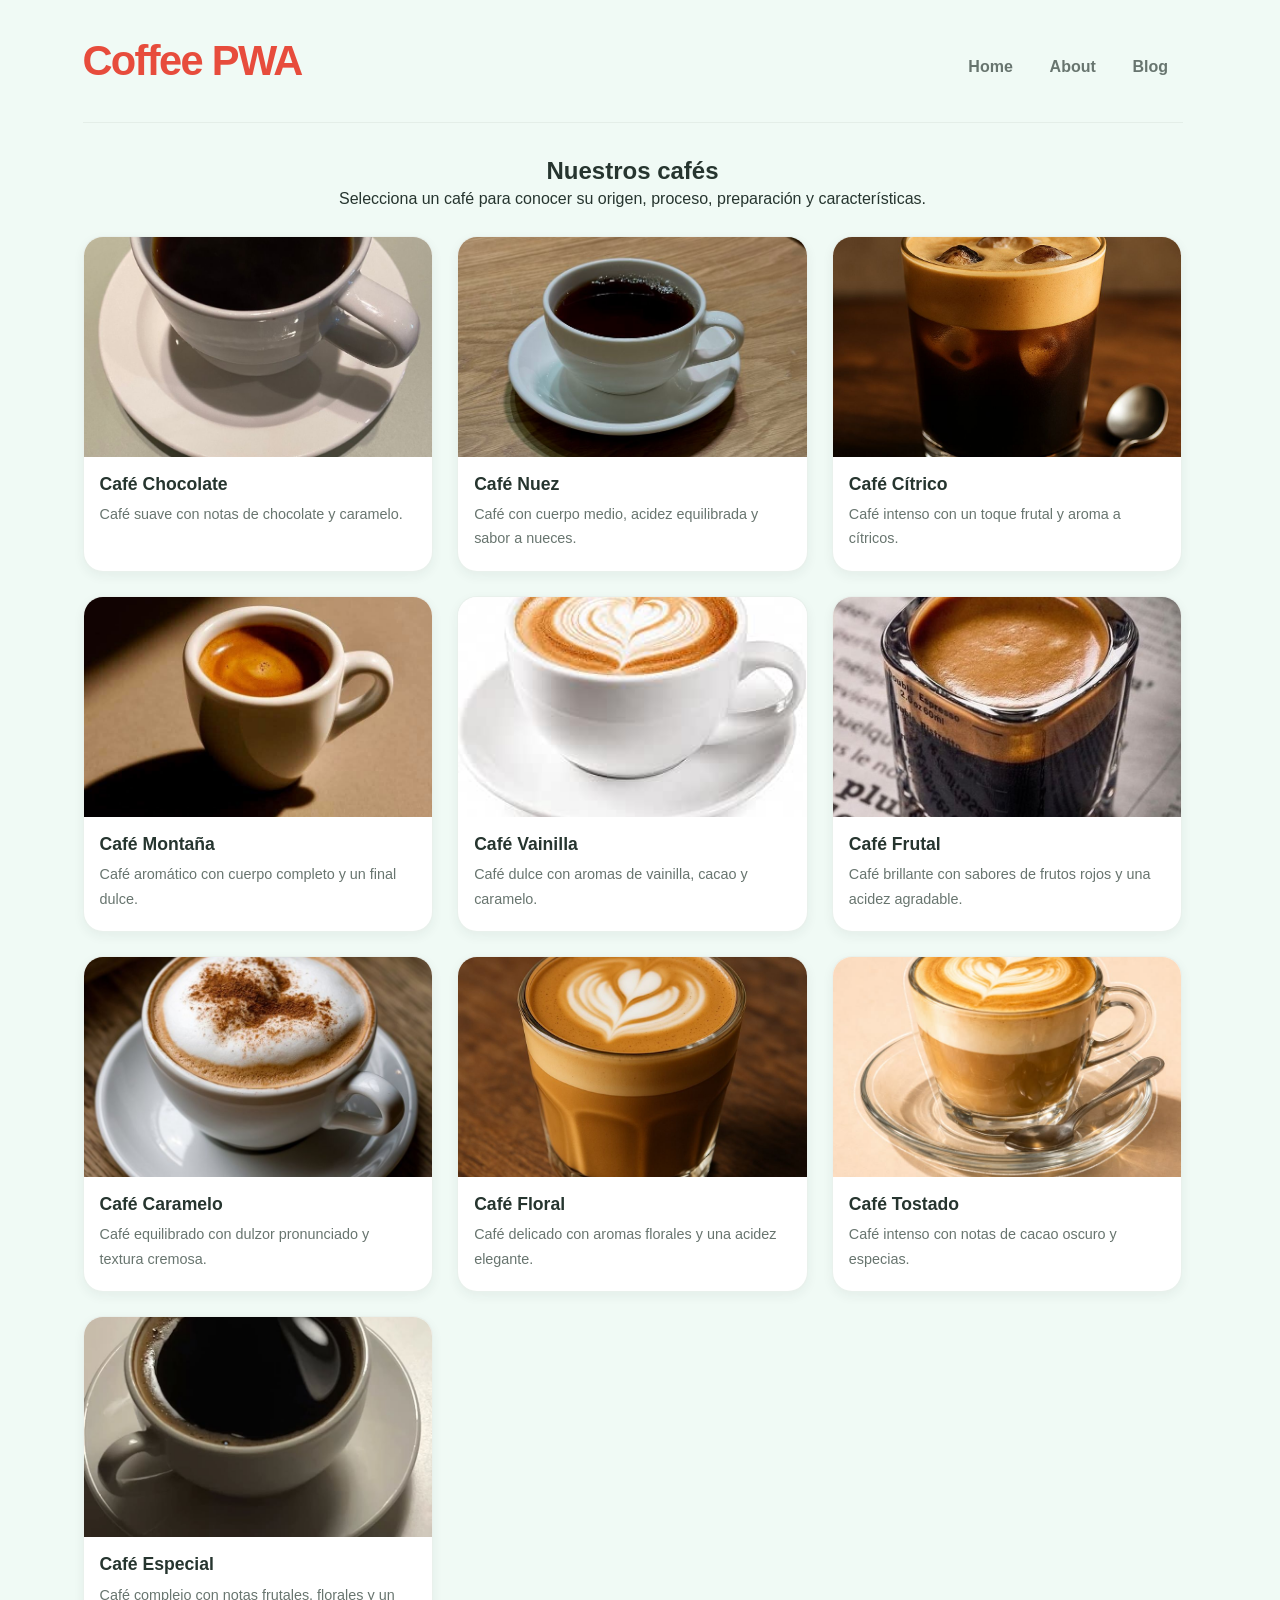
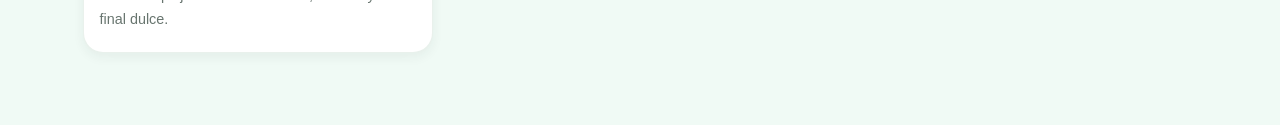
<file: index.html>
<!doctype html>
<html lang="es">
  <head>
    <meta charset="UTF-8" />

    <meta name="viewport" content="width=device-width, initial-scale=1.0" />

    <meta name="theme-color" content="#db4938" />

    <link rel="stylesheet" href="./css/style.css" />

    <link rel="manifest" href="./manifest.json" />

    <link
      rel="icon"
      sizes="72x72"
      type="image/png"
      href="./images/icons/icon-72x72.png"
    />

    <link
      rel="icon"
      sizes="96x96"
      type="image/png"
      href="./images/icons/icon-96x96.png"
    />

    <link
      rel="icon"
      sizes="128x128"
      type="image/png"
      href="./images/icons/icon-128x128.png"
    />

    <link
      rel="icon"
      sizes="144x144"
      type="image/png"
      href="./images/icons/icon-144x144.png"
    />

    <link
      rel="icon"
      sizes="152x152"
      type="image/png"
      href="./images/icons/icon-152x152.png"
    />

    <link
      rel="icon"
      sizes="192x192"
      type="image/png"
      href="./images/icons/icon-192x192.png"
    />

    <link
      rel="icon"
      sizes="384x384"
      type="image/png"
      href="./images/icons/icon-384x384.png"
    />

    <link
      rel="icon"
      sizes="512x512"
      type="image/png"
      href="./images/icons/icon-512x512.png"
    />

    <title>CoffeeShop GB</title>
  </head>

  <body>
    <main>
      <nav>
        <h1>Coffee PWA</h1>

        <ul>
          <li>
            <a href="./views/home.html">Home</a>
          </li>

          <li>
            <a href="./views/about.html">About</a>
          </li>

          <li>
            <a href="./views/blog.html">Blog</a>
          </li>
        </ul>
      </nav>

      <section class="introduccion">
        <h2>Nuestros cafés</h2>

        <p>
          Selecciona un café para conocer su origen, proceso, preparación y
          características.
        </p>
      </section>

      <div class="container" id="cafes-container"></div>
    </main>

    <!-- JavaScript -->
    <script src="./src/js/app.js"></script>

    <!-- Registro del Service Worker -->
    <script>
      if ("serviceWorker" in navigator) {
        window.addEventListener("load", () => {
          navigator.serviceWorker
            .register("./src/js/serviceworker.js")
            .then((registration) => {
              console.log(
                "Service Worker registrado correctamente:",
                registration.scope,
              );
            })
            .catch((error) => {
              console.error("Error registrando el Service Worker:", error);
            });
        });
      }
    </script>
  </body>
</html>
</file>
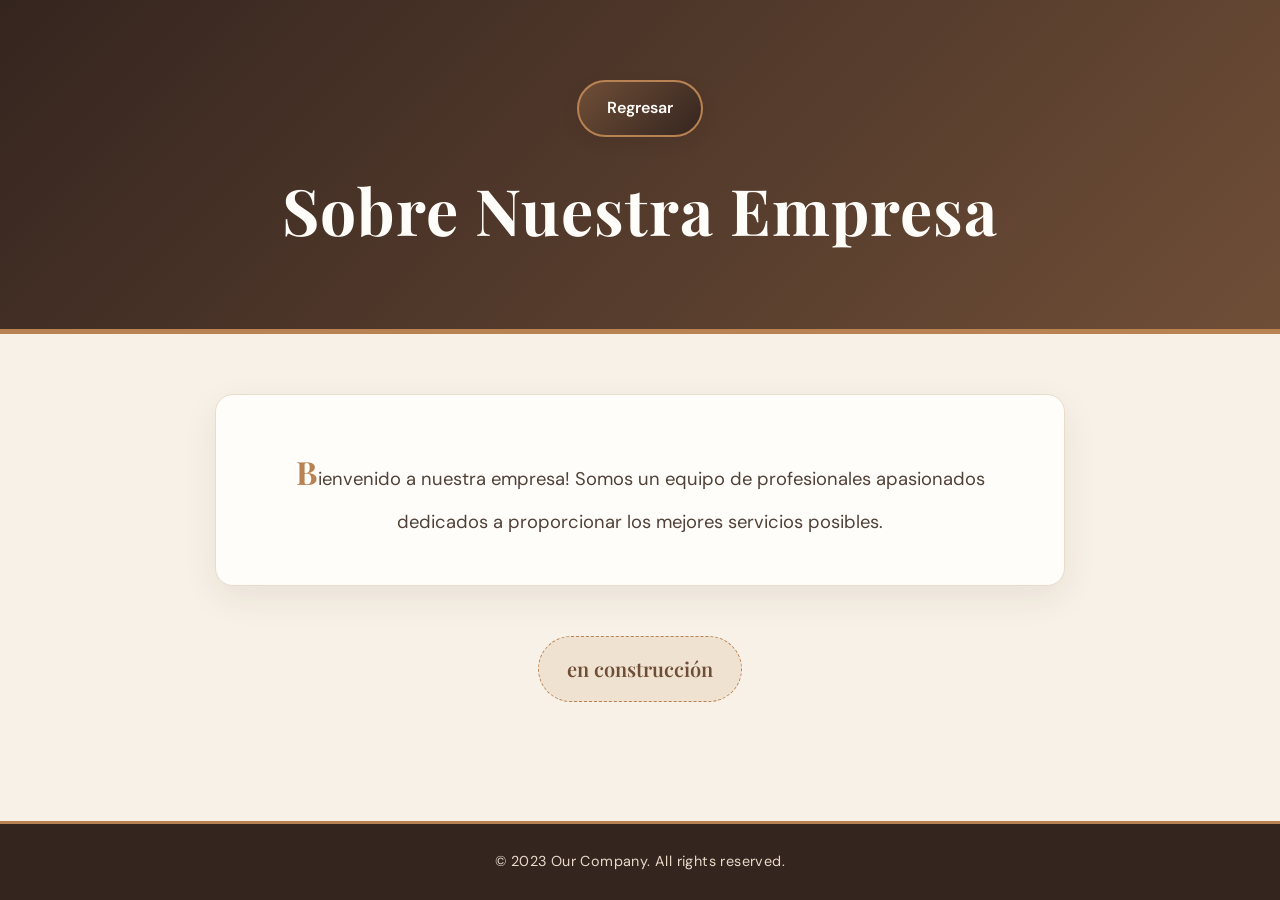
<file: views/about.html>
<!doctype html>
<html lang="en">
  <head>
    <meta charset="UTF-8" />
    <meta name="viewport" content="width=device-width, initial-scale=1.0" />
    <link rel="stylesheet" href="/views/about.css" />
    <title>Sobre nosotros</title>
  </head>
  <body>
    <header>
      <a href="/index.html" class="btn-inicio">Regresar</a>
      <h1>Sobre Nuestra Empresa</h1>
    </header>
    <main>
      <p>
        Bienvenido a nuestra empresa! Somos un equipo de profesionales
        apasionados dedicados a proporcionar los mejores servicios posibles.
      </p>
    </main>
    <h2>en construcción</h2>
    <footer>
      <p>&copy; 2023 Our Company. All rights reserved.</p>
    </footer>
  </body>
</html>
</file>
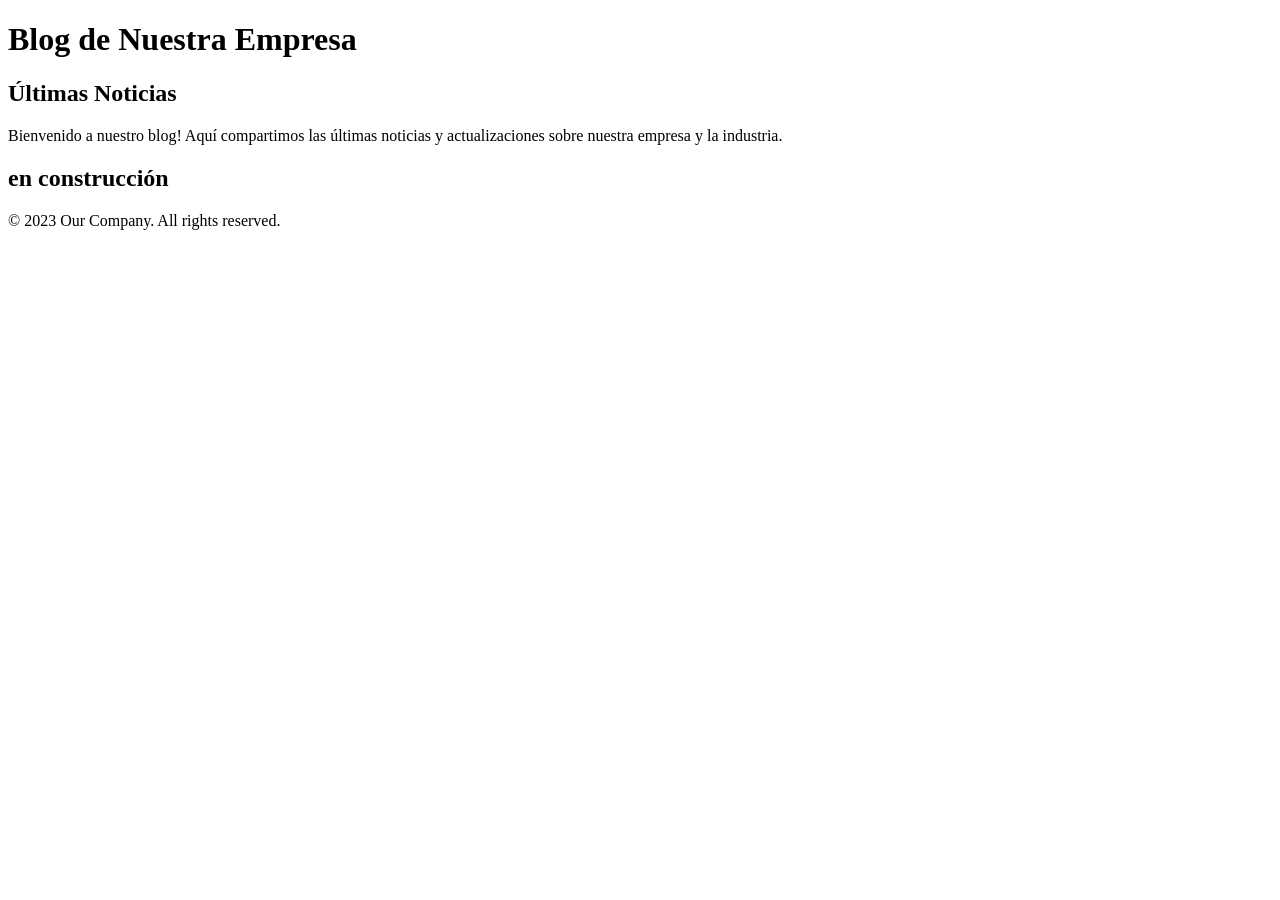
<file: views/blog.html>
<!doctype html>
<html lang="en">
  <head>
    <meta charset="UTF-8" />
    <meta name="viewport" content="width=device-width, initial-scale=1.0" />
    <title>Blog</title>
  </head>
  <body>
    <header>
      <h1>Blog de Nuestra Empresa</h1>
    </header>
    <main>
      <article>
        <h2>Últimas Noticias</h2>
        <p>
          Bienvenido a nuestro blog! Aquí compartimos las últimas noticias y
          actualizaciones sobre nuestra empresa y la industria.
        </p>
      </article>
      <h2>en construcción</h2>
    </main>
    <footer>
      <p>&copy; 2023 Our Company. All rights reserved.</p>
    </footer>
  </body>
</html>
</file>
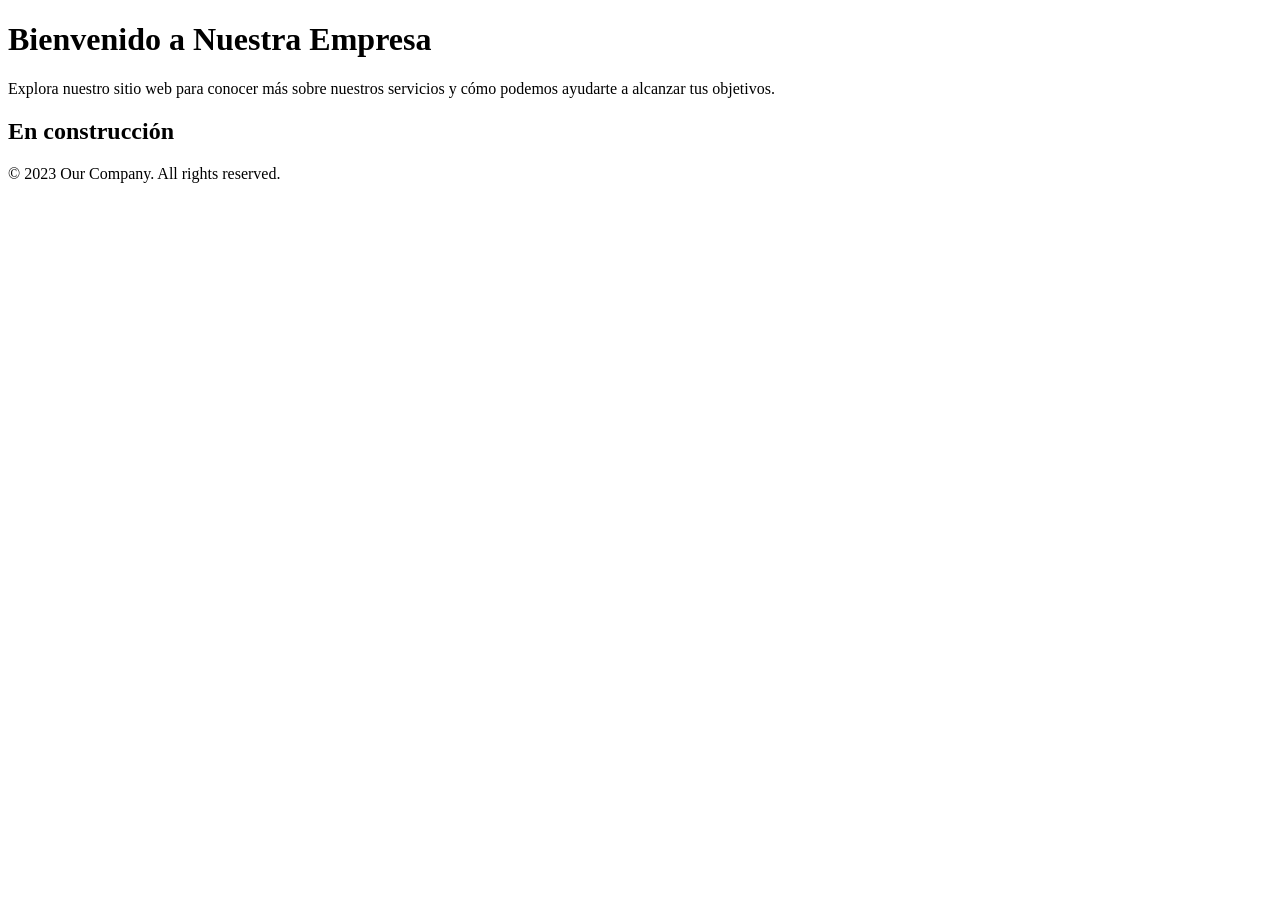
<file: views/home.html>
<!doctype html>
<html lang="en">
  <head>
    <meta charset="UTF-8" />
    <meta name="viewport" content="width=device-width, initial-scale=1.0" />
    <title>Inicio</title>
  </head>
  <body>
    <header>
      <h1>Bienvenido a Nuestra Empresa</h1>
    </header>
    <main>
      <p>
        Explora nuestro sitio web para conocer más sobre nuestros servicios y
        cómo podemos ayudarte a alcanzar tus objetivos.
      </p>
      <h2>En construcción</h2>
    </main>
    <footer>
      <p>&copy; 2023 Our Company. All rights reserved.</p>
    </footer>
  </body>
</html>
</file>
<file: css/style.css>
:root {
    --color-fondo: #f0faf5;
    --color-principal: #e74c3c;
    --color-principal-hover: #c0392b;
    --color-texto: #26352f;
    --color-texto-secundario: #68756f;
    --color-blanco: #ffffff;
    --color-borde: #e4eee8;
    --color-dato: #f5f8f6;

    --radio-sm: 8px;
    --radio-md: 14px;
    --radio-lg: 20px;

    --sombra-card:
        0 4px 12px rgba(31, 56, 43, 0.06);

    --sombra-hover:
        0 12px 28px rgba(31, 56, 43, 0.13);

    --transicion:
        0.25s ease;
}

*,
*::before,
*::after {
    margin: 0;
    padding: 0;
    box-sizing: border-box;
}

html {
    scroll-behavior: smooth;
    scrollbar-gutter: stable;
}

body {
    min-height: 100vh;
    background: var(--color-fondo);
    color: var(--color-texto);
    font-family: "Nunito", sans-serif;
    font-size: 1rem;
    line-height: 1.6;
    -webkit-font-smoothing: antialiased;
}

img {
    max-width: 100%;
}

button,
input,
textarea,
select {
    font: inherit;
}

button,
a {
    -webkit-tap-highlight-color: transparent;
}

a {
    color: inherit;
    text-decoration: none;
}

button:focus-visible,
a:focus-visible,
.card:focus-visible {
    outline: 3px solid rgba(231, 76, 60, 0.55);
    outline-offset: 4px;
}

/* =========================
   CONTENEDOR PRINCIPAL
========================= */

main {
    width: min(100% - 2rem, 1100px);
    margin-inline: auto;
    padding-block: 1.5rem 3rem;
    text-align: center;
}

/* =========================
   NAVEGACIÓN
========================= */

nav {
    display: flex;
    justify-content: space-between;
    align-items: center;
    flex-wrap: wrap;
    gap: 1rem;
    padding-block: 0.75rem 1.5rem;
    border-bottom: 1px solid var(--color-borde);
    margin-bottom: 2rem;
}

nav ul {
    display: flex;
    align-items: center;
    flex-wrap: wrap;
    gap: 0.5rem;
    list-style: none;
}

nav li {
    margin: 0;
}

nav a {
    display: inline-block;
    padding: 0.55rem 0.9rem;
    border-radius: var(--radio-sm);
    color: var(--color-texto-secundario);
    font-weight: 700;
    transition:
        color var(--transicion),
        background var(--transicion);
}

nav a:hover {
    color: var(--color-principal);
    background: rgba(231, 76, 60, 0.07);
}

/* =========================
   TÍTULOS
========================= */

h1 {
    margin-bottom: 0.75rem;
    color: var(--color-principal);
    font-size: clamp(1.8rem, 4vw, 2.6rem);
    font-weight: 900;
    line-height: 1.2;
    letter-spacing: -0.04em;
}

h2,
h3 {
    line-height: 1.3;
}

/* =========================
   CUADRÍCULA DE CAFÉS
========================= */

.container {
    display: grid;
    grid-template-columns: repeat(3, minmax(0, 1fr));
    gap: 1.5rem;
    padding-block: 1.5rem;
    align-items: stretch;
}

/* =========================
   TARJETAS
========================= */

.card {
    min-width: 0;
    overflow: hidden;
    background: var(--color-blanco);
    border: 1px solid rgba(228, 238, 232, 0.8);
    border-radius: var(--radio-lg);
    box-shadow: var(--sombra-card);
    cursor: pointer;

    transition:
        transform var(--transicion),
        box-shadow var(--transicion),
        border-color var(--transicion);
}

.card:hover {
    transform: translateY(-6px);
    border-color: rgba(231, 76, 60, 0.2);
    box-shadow: var(--sombra-hover);
}

.card:active {
    transform: scale(0.98);
}

.card img {
    display: block;
    width: 100%;
    height: 220px;
    object-fit: cover;
    background: #e7eee9;

    transition: transform 0.45s ease;
}

.card:hover img {
    transform: scale(1.04);
}

.card h3 {
    padding: 1rem 1rem 0.4rem;
    color: var(--color-texto);
    font-size: 1.1rem;
    font-weight: 800;
    text-align: left;
}

.card p {
    padding: 0 1rem 1.25rem;
    color: var(--color-texto-secundario);
    font-size: 0.9rem;
    line-height: 1.7;
    text-align: left;
}

/* =========================
   PANTALLA DE INFORMACIÓN
========================= */

.pantalla-cafe {
    position: fixed;
    inset: 0;
    z-index: 1000;

    width: 100%;
    height: 100%;
    height: 100dvh;

    overflow-x: hidden;
    overflow-y: auto;
    overscroll-behavior: contain;

    background: var(--color-fondo);

    transform: translate3d(100%, 0, 0);
    opacity: 0;
    visibility: hidden;
    pointer-events: none;

    transition:
        transform 0.35s cubic-bezier(0.22, 1, 0.36, 1),
        opacity 0.25s ease,
        visibility 0.35s ease;

    will-change: transform;
}

.pantalla-cafe.mostrar {
    transform: translate3d(0, 0, 0);
    opacity: 1;
    visibility: visible;
    pointer-events: auto;
}

/* =========================
   CONTENIDO DEL DETALLE
========================= */

.detalle-cafe {
    width: min(100% - 2rem, 900px);
    margin-inline: auto;
    padding-block: 1.5rem 3rem;
}

/* =========================
   BOTÓN REGRESAR
========================= */

.btn-regresar {
    display: inline-flex;
    justify-content: center;
    align-items: center;
    gap: 0.5rem;

    min-height: 46px;
    padding: 0.75rem 1.25rem;
    margin-bottom: 1.5rem;

    border: 1px solid transparent;
    border-radius: 999px;

    background: var(--color-principal);
    color: var(--color-blanco);

    font-size: 0.95rem;
    font-weight: 800;

    cursor: pointer;

    box-shadow: 0 4px 10px rgba(231, 76, 60, 0.18);

    transition:
        background var(--transicion),
        transform var(--transicion),
        box-shadow var(--transicion);
}

.btn-regresar:hover {
    background: var(--color-principal-hover);
    box-shadow: 0 6px 16px rgba(231, 76, 60, 0.25);
    transform: translateY(-2px);
}

.btn-regresar:active {
    transform: scale(0.97);
}

/* =========================
   IMAGEN PRINCIPAL
========================= */

.detalle-imagen {
    display: block;
    width: 100%;
    height: clamp(240px, 45vw, 460px);
    object-fit: cover;

    border: 1px solid rgba(228, 238, 232, 0.8);
    border-radius: var(--radio-lg);

    background: #e7eee9;
    box-shadow: var(--sombra-hover);
}

/* =========================
   CONTENIDO PRINCIPAL
========================= */

.detalle-contenido {
    margin-top: 1.5rem;
    padding: clamp(1.25rem, 4vw, 2.5rem);

    border: 1px solid var(--color-borde);
    border-radius: var(--radio-lg);

    background: var(--color-blanco);
    box-shadow: var(--sombra-card);

    text-align: left;
}

.detalle-contenido h2 {
    margin-bottom: 0.75rem;
    color: var(--color-principal);

    font-size: clamp(1.6rem, 4vw, 2.4rem);
    font-weight: 900;
    letter-spacing: -0.035em;
    line-height: 1.2;
}

.detalle-descripcion {
    margin-bottom: 1.75rem;
    color: var(--color-texto-secundario);
    font-size: 1rem;
    line-height: 1.85;
}

/* =========================
   CUADRÍCULA DE INFORMACIÓN
========================= */

.informacion-grid {
    display: grid;
    grid-template-columns: repeat(2, minmax(0, 1fr));
    gap: 1rem;
    margin-bottom: 2rem;
}

.dato {
    min-width: 0;
    padding: 1.15rem;

    border: 1px solid var(--color-borde);
    border-left: 4px solid var(--color-principal);
    border-radius: var(--radio-md);

    background: var(--color-dato);

    transition:
        background var(--transicion),
        transform var(--transicion);
}

.dato:hover {
    background: #edf5f0;
    transform: translateY(-2px);
}

.dato span {
    display: block;
    margin-bottom: 0.35rem;

    color: var(--color-texto-secundario);
    font-size: 0.8rem;
    font-weight: 700;
    letter-spacing: 0.04em;
    text-transform: uppercase;
}

.dato strong {
    display: block;
    overflow-wrap: anywhere;

    color: var(--color-texto);
    font-size: 1rem;
    font-weight: 800;
}

/* =========================
   SECCIONES INFORMATIVAS
========================= */

.seccion-info {
    margin-top: 1.75rem;
    padding-top: 1.5rem;
    border-top: 1px solid var(--color-borde);
}

.seccion-info h3 {
    position: relative;
    margin-bottom: 0.75rem;
    padding-left: 0.85rem;

    color: var(--color-principal);
    font-size: 1.2rem;
    font-weight: 900;
}

.seccion-info h3::before {
    position: absolute;
    top: 0.15em;
    bottom: 0.15em;
    left: 0;

    width: 4px;
    border-radius: 4px;
    background: var(--color-principal);

    content: "";
}

.seccion-info p {
    color: var(--color-texto-secundario);
    font-size: 0.97rem;
    line-height: 1.85;
    overflow-wrap: anywhere;
}

/* =========================
   TABLET
========================= */

@media (max-width: 900px) {
    main {
        width: min(100% - 1.5rem, 700px);
    }

    .container {
        grid-template-columns: repeat(2, minmax(0, 1fr));
        gap: 1.25rem;
    }

    .card img {
        height: 210px;
    }
}

/* =========================
   MÓVILES
========================= */

@media (max-width: 600px) {
    main {
        width: calc(100% - 1.25rem);
        padding-top: 0.75rem;
    }

    nav {
        flex-direction: column;
        justify-content: center;
        gap: 0.75rem;
        margin-bottom: 1.5rem;
        padding-bottom: 1rem;
    }

    nav ul {
        justify-content: center;
        gap: 0.25rem;
    }

    nav a {
        padding: 0.5rem 0.7rem;
        font-size: 0.9rem;
    }

    .container {
        grid-template-columns: 1fr;
        gap: 1.25rem;
        padding-top: 1rem;
    }

    .card {
        border-radius: var(--radio-md);
    }

    .card img {
        height: clamp(200px, 58vw, 300px);
    }

    .card h3 {
        font-size: 1.05rem;
    }

    .detalle-cafe {
        width: calc(100% - 1.25rem);
        padding-block: 1rem 2rem;
    }

    .detalle-imagen {
        height: 280px;
        border-radius: var(--radio-md);
    }

    .detalle-contenido {
        margin-top: 1rem;
        padding: 1.25rem;
        border-radius: var(--radio-md);
    }

    .detalle-descripcion {
        font-size: 0.95rem;
    }

    .informacion-grid {
        grid-template-columns: 1fr;
        gap: 0.75rem;
    }

    .dato {
        padding: 1rem;
    }

    .seccion-info {
        margin-top: 1.5rem;
        padding-top: 1.25rem;
    }
}

/* =========================
   MÓVILES PEQUEÑOS
========================= */

@media (max-width: 400px) {
    h1 {
        font-size: 1.7rem;
    }

    .detalle-cafe {
        width: calc(100% - 1rem);
    }

    .detalle-imagen {
        height: 220px;
    }

    .detalle-contenido {
        padding: 1rem;
    }

    .detalle-contenido h2 {
        font-size: 1.6rem;
    }

    .btn-regresar {
        width: 100%;
    }

    nav ul {
        gap: 0;
    }

    nav a {
        padding: 0.45rem 0.55rem;
        font-size: 0.85rem;
    }
}

/* =========================
   ACCESIBILIDAD Y MOVIMIENTO
========================= */

@media (prefers-reduced-motion: reduce) {
    *,
    *::before,
    *::after {
        scroll-behavior: auto !important;
        animation-duration: 0.01ms !important;
        animation-iteration-count: 1 !important;
        transition-duration: 0.01ms !important;
    }
}
</file>
<file: views/about.css>
@import url("https://fonts.googleapis.com/css2?family=DM+Sans:wght@400;500;600;700&family=Playfair+Display:wght@500;600;700&display=swap");

:root {
  --cafe-oscuro: #35251f;
  --cafe-medio: #6f4e37;
  --caramelo: #b98252;
  --crema: #f8f1e7;
  --blanco: #fffdf9;
  --texto: #514139;
}

* {
  margin: 0;
  padding: 0;
  box-sizing: border-box;
}

html {
  scroll-behavior: smooth;
}

body {
  font-family: "DM Sans", sans-serif;
  background-color: var(--crema);
  color: var(--texto);
  line-height: 1.8;
  min-height: 100vh;
  display: flex;
  flex-direction: column;
}

header {
  background: linear-gradient(135deg, #35251f, #6f4e37);
  color: var(--blanco);
  text-align: center;
  padding: 80px 20px;
  position: relative;
  overflow: hidden;
  border-bottom: 5px solid var(--caramelo);
}
.btn-inicio {
  display: block;
  width: fit-content;
  margin: 0 auto 35px;
  padding: 12px 28px;

  background: linear-gradient(135deg, #6f4e37, #35251f);
  color: #fffdf9;

  font-family: "DM Sans", sans-serif;
  font-size: 1rem;
  font-weight: 600;
  text-decoration: none;
  text-align: center;

  border: 2px solid #b98252;
  border-radius: 50px;

  box-shadow: 0 5px 15px rgba(53, 37, 31, 0.15);
  transition: all 0.3s ease;
}

.btn-inicio:hover {
  background: #b98252;
  color: #35251f;
  transform: translateY(-3px);
  box-shadow: 0 8px 20px rgba(53, 37, 31, 0.2);
}

.btn-inicio:focus-visible {
  outline: 3px solid #b98252;
  outline-offset: 4px;
}

.btn-inicio:active {
  transform: translateY(0);
}

header::before {
  font-size: 48px;
  margin-bottom: 12px;
  animation: aparecer 1s ease;
}

header h1 {
  font-family: "Playfair Display", Georgia, serif;
  font-size: clamp(2.2rem, 5vw, 4rem);
  font-weight: 700;
  letter-spacing: 1px;
  line-height: 1.2;
  animation: aparecer 1s ease;
}

main {
  width: min(90%, 850px);
  margin: 60px auto 30px;
  padding: 45px;
  background-color: var(--blanco);
  border-radius: 18px;
  border: 1px solid #eadccc;
  box-shadow: 0 12px 35px rgba(53, 37, 31, 0.08);
  text-align: center;
  animation: subir 0.8s ease;
}

main p {
  font-size: 1.15rem;
  line-height: 2;
  color: var(--texto);
}

main p::first-letter {
  color: var(--caramelo);
  font-family: "Playfair Display", Georgia, serif;
  font-size: 2rem;
  font-weight: 700;
}

h2 {
  width: fit-content;
  max-width: 90%;
  margin: 20px auto 60px;
  padding: 14px 28px;
  border: 1px dashed var(--caramelo);
  border-radius: 50px;
  background-color: #f0e2d1;
  color: var(--cafe-medio);
  font-family: "Playfair Display", Georgia, serif;
  font-size: 1.25rem;
  font-weight: 600;
  text-align: center;
  transition: all 0.3s ease;
}

h2::before {
  color: var(--caramelo);
}

h2:hover {
  background-color: var(--cafe-medio);
  color: var(--blanco);
  transform: translateY(-3px);
  box-shadow: 0 6px 18px rgba(53, 37, 31, 0.15);
}

footer {
  margin-top: auto;
  padding: 25px 20px;
  background-color: var(--cafe-oscuro);
  color: #e8d9c8;
  text-align: center;
  border-top: 3px solid var(--caramelo);
}

footer p {
  font-size: 0.9rem;
  letter-spacing: 0.4px;
}

@keyframes aparecer {
  from {
    opacity: 0;
    transform: translateY(15px);
  }

  to {
    opacity: 1;
    transform: translateY(0);
  }
}

@keyframes subir {
  from {
    opacity: 0;
    transform: translateY(25px);
  }

  to {
    opacity: 1;
    transform: translateY(0);
  }
}

@media (max-width: 600px) {
  header {
    padding: 55px 18px;
  }

  header::before {
    font-size: 38px;
  }

  main {
    width: 90%;
    margin: 35px auto 20px;
    padding: 28px 22px;
  }

  main p {
    font-size: 1rem;
  }

  h2 {
    margin-bottom: 40px;
    font-size: 1.1rem;
  }

  footer {
    padding: 22px 15px;
  }
}
@media (prefers-reduced-motion: reduce) {
  *,
  *::before,
  *::after {
    animation: none !important;
    transition: none !important;
    scroll-behavior: auto !important;
  }
}
</file>
